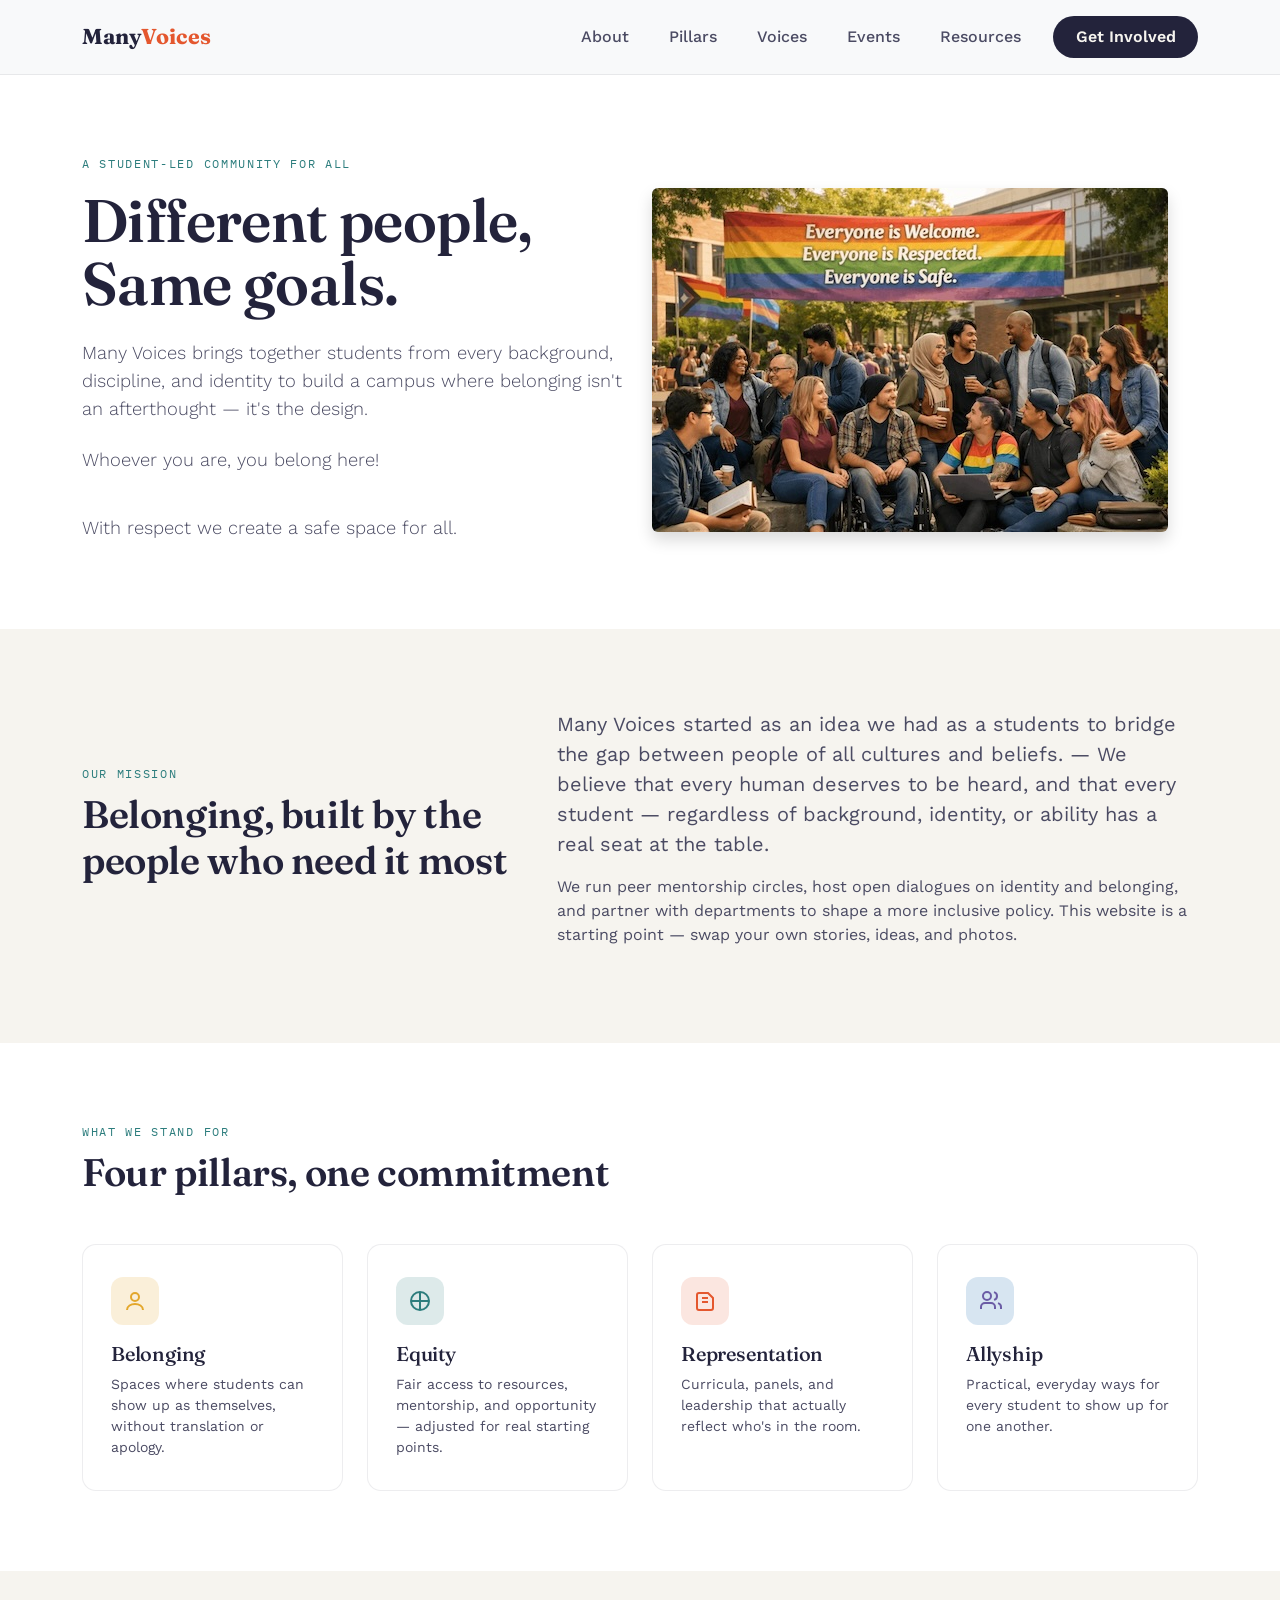
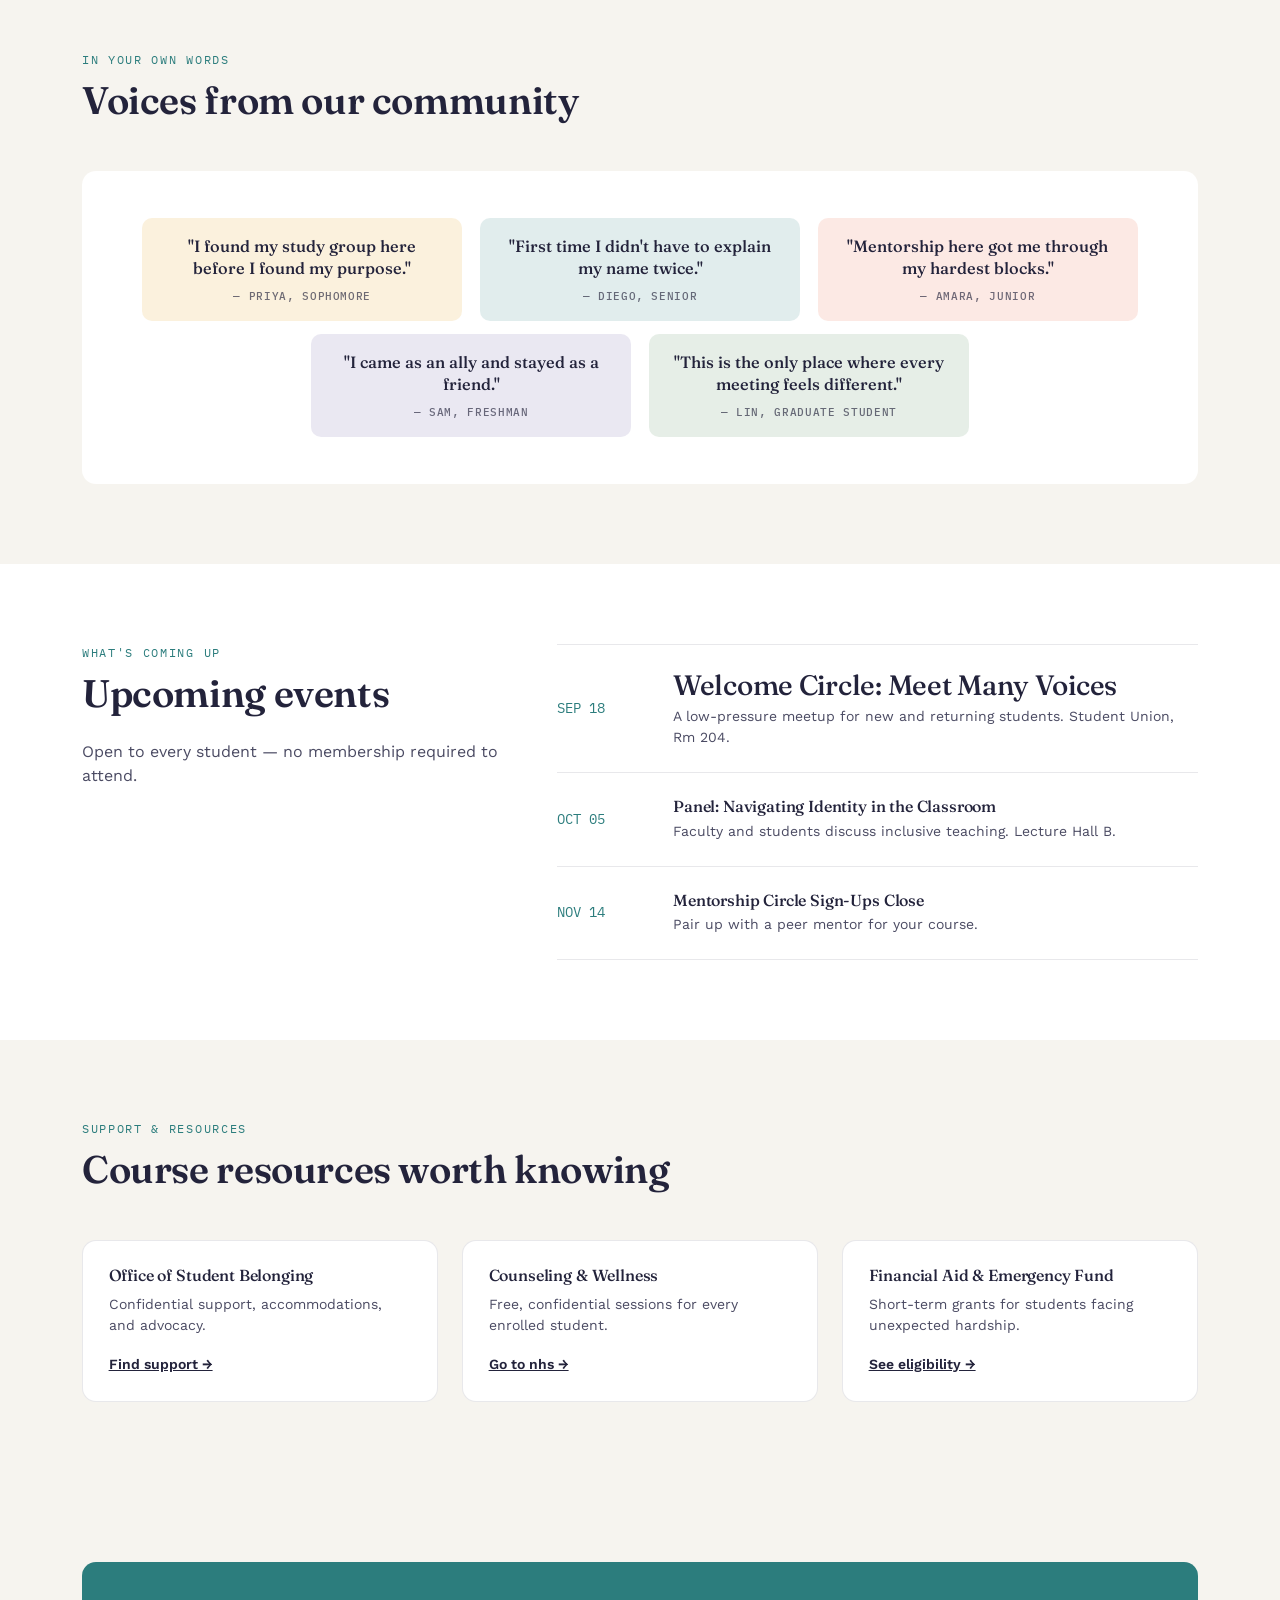
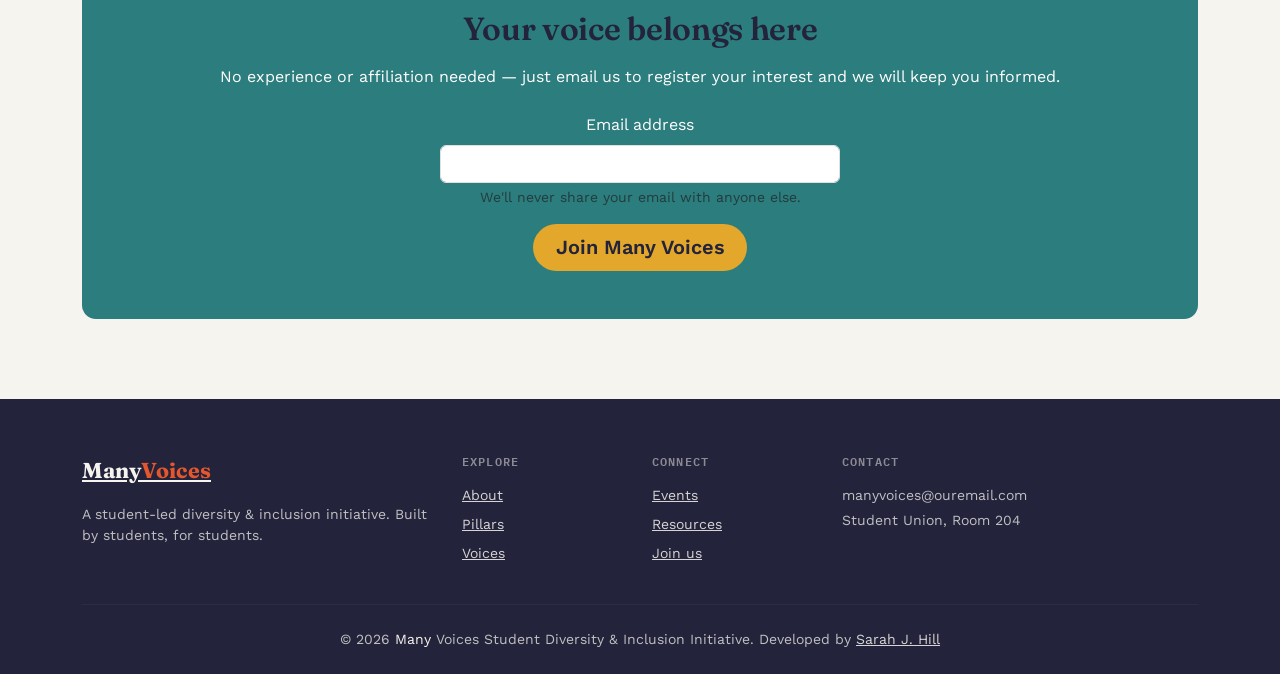
<file: index.html>
<!doctype html>
<html lang="en">
  <head>
    <meta charset="UTF-8">
    <meta name="viewport" content="width=device-width, initial-scale=1.0">
    <meta
      name="description"
      content="Many Voices is a student-led diversity and inclusion initiative that brings together students from all backgrounds, disciplines, and identities to create a campus where belonging is built into the design.">
    <title>Many Voices — Diversity & Inclusion Student Initiative</title>

    <!--Bootstrap 5-->
    <link
      href="https://cdnjs.cloudflare.com/ajax/libs/bootstrap/5.3.3/css/bootstrap.min.css"
      rel="stylesheet"
    >

    <!-- Fonts: Fraunces (display, warm humanist serif) + Work Sans (body) + IBM Plex Mono (utility/tags) -->
    <link rel="preconnect" href="https://fonts.googleapis.com">
    <link
      href="https://fonts.googleapis.com/css2?family=Fraunces:opsz,wght@9..144,300;9..144,500;9..144,600;9..144,700&family=Work+Sans:wght@400;500;600;700&family=IBM+Plex+Mono:wght@500&display=swap"
      rel="stylesheet"
    >

    <!-- Stylesheet -->
    <link rel="stylesheet" href="assets/css/style.css">
  </head>
  <body>
    <!--NAVBAR-->
    <nav class="navbar navbar-light bg-light navbar-expand-lg sticky-top py-3">
      <div class="container">
        <a class="navbar-brand" href="#top">Many<span>Voices</span></a>
        <button
          class="navbar-toggler"
          type="button"
          data-bs-toggle="collapse"
          data-bs-target="#navMenu"
          aria-label="Toggle navigation"
        >
          <span class="navbar-toggler-icon"></span>
        </button>
        <div class="collapse navbar-collapse justify-content-end" id="navMenu">
          <ul class="navbar-nav align-items-lg-center gap-lg-2">
            <li class="nav-item">
              <a class="nav-link" href="#about">About</a>
            </li>
            <li class="nav-item">
              <a class="nav-link" href="#pillars">Pillars</a>
            </li>
            <li class="nav-item">
              <a class="nav-link" href="#voices">Voices</a>
            </li>
            <li class="nav-item">
              <a class="nav-link" href="#events">Events</a>
            </li>
            <li class="nav-item">
              <a class="nav-link" href="#resources">Resources</a>
            </li>
            <li class="nav-item ms-lg-2">
              <a class="btn btn-ochre" href="#join">Get Involved</a>
            </li>
          </ul>
        </div>
      </div>
    </nav>

    <!--HERO-->
    <header id="top" class="hero">
      <div class="container">
        <div class="row align-items-center">
          <div class="col-lg-6">
            <p class="eyebrow mb-3">A student-led community for all</p>
            <h1 class="mb-4">Different people,<br>Same goals.</h1>
            <p class="lead mb-4">
              Many Voices brings together students from every background,
              discipline, and identity to build a campus where belonging isn't
              an afterthought &mdash; it's the design.
            </p>
            <div class="d-flex flex-wrap gap-3">
              <p class="lead mb-4">Whoever you are, you belong here!</p>
              <p class="lead mb-4">
                With respect we create a safe space for all.
              </p>
            </div>
          </div>
          <div class="col-lg-6">
            <div class="weave-wrap">
              <img
                src="assets/images/everyone-welcome-2.jpg"
                alt="Students of different backgrounds and identities smiling together"
                class="img-fluid rounded shadow"
              >
            </div>
          </div>
        </div>
      </div>
    </header>

    <!--ABOUT-->
    <section id="about">
      <div class="container">
        <div class="row align-items-center">
          <div class="col-lg-5">
            <p class="eyebrow mb-2">Our mission</p>
            <h2 class="section-title mb-4">
              Belonging, built by the people who need it most
            </h2>
          </div>
          <div class="col-lg-7">
            <p class="fs-5 var-inksoft">
              Many Voices started as an idea we had as a students to bridge the
              gap between people of all cultures and beliefs. &mdash; We believe
              that every human deserves to be heard, and that every student
              &mdash; regardless of background, identity, or ability has a real
              seat at the table.
            </p>
            <p class="var-inksoft">
              We run peer mentorship circles, host open dialogues on identity
              and belonging, and partner with departments to shape a more
              inclusive policy. This website is a starting point &mdash; swap
              your own stories, ideas, and photos.
            </p>
          </div>
        </div>
      </div>
    </section>

    <!--PILLARS-->
    <section id="pillars">
      <div class="container">
        <p class="eyebrow mb-2">What we stand for</p>
        <h2 class="section-title mb-5">Four pillars, one commitment</h2>
        <div class="row g-4">
          <div class="col-md-6 col-lg-3">
            <div class="pillar-card">
              <div class="pillar-icon pillar-icon-yellow">
                <svg
                  width="24"
                  height="24"
                  viewBox="0 0 24 24"
                  fill="none"
                  stroke="var(--ochre)"
                  stroke-width="2"
                >
                  <circle cx="12" cy="8" r="4" />
                  <path d="M4 21c0-4 4-6 8-6s8 2 8 6" />
                </svg>
              </div>
              <h3 class="h5 mb-2">Belonging</h3>
              <p class="small mb-0 var-inksoft">
                Spaces where students can show up as themselves, without
                translation or apology.
              </p>
            </div>
          </div>
          <div class="col-md-6 col-lg-3">
            <div class="pillar-card">
              <div id="pillar1" class="pillar-icon">
                <svg
                  width="24"
                  height="24"
                  viewBox="0 0 24 24"
                  fill="none"
                  stroke="var(--teal)"
                  stroke-width="2"
                >
                  <path d="M3 12h18M12 3v18" />
                  <circle cx="12" cy="12" r="9" />
                </svg>
              </div>
              <h3 class="h5 mb-2">Equity</h3>
              <p class="small mb-0 var-inksoft">
                Fair access to resources, mentorship, and opportunity &mdash;
                adjusted for real starting points.
              </p>
            </div>
          </div>
          <div class="col-md-6 col-lg-3">
            <div class="pillar-card">
              <div class="pillar-icon" id="pillar2">
                <svg
                  width="24"
                  height="24"
                  viewBox="0 0 24 24"
                  fill="none"
                  stroke="var(--coral)"
                  stroke-width="2"
                >
                  <path
                    d="M4 19V6a2 2 0 0 1 2-2h9l5 5v10a2 2 0 0 1-2 2H6a2 2 0 0 1-2-2Z"
                  />
                  <path d="M9 9h6M9 13h6" />
                </svg>
              </div>
              <h3 class="h5 mb-2">Representation</h3>
              <p class="small mb-0 var-inksoft">
                Curricula, panels, and leadership that actually reflect who's in
                the room.
              </p>
            </div>
          </div>
          <div class="col-md-6 col-lg-3">
            <div class="pillar-card">
              <div class="pillar-icon" id="pillar4">
                <svg
                  width="24"
                  height="24"
                  viewBox="0 0 24 24"
                  fill="none"
                  stroke="var(--thread-4)"
                  stroke-width="2"
                >
                  <path d="M17 20v-2a4 4 0 0 0-4-4H7a4 4 0 0 0-4 4v2" />
                  <circle cx="9" cy="7" r="4" />
                  <path
                    d="M23 20v-2a4 4 0 0 0-3-3.87M16 3.13a4 4 0 0 1 0 7.75"
                  />
                </svg>
              </div>
              <h3 class="h5 mb-2">Allyship</h3>
              <p class="small mb-0 var-inksoft">
                Practical, everyday ways for every student to show up for one
                another.
              </p>
            </div>
          </div>
        </div>
      </div>
    </section>

    <!--VOICES-->
    <section id="voices">
      <div class="container">
        <p class="eyebrow mb-2">In Your Own Words</p>
        <h2 class="section-title mb-5">Voices from our community</h2>
        <div class="voices-wrap text-center">
          <span class="voice-chip voice-a"
            >"I found my study group here before I found my purpose."<span
              class="voice-name"
              >— Priya, Sophomore</span
            ></span
          >
          <span class="voice-chip voice-b"
            >"First time I didn't have to explain my name twice."<span
              class="voice-name"
              >— Diego, Senior</span
            ></span
          >
          <span class="voice-chip voice-c"
            >"Mentorship here got me through my hardest blocks."<span
              class="voice-name"
              >— Amara, Junior</span
            ></span
          >
          <span class="voice-chip voice-d"
            >"I came as an ally and stayed as a friend."<span class="voice-name"
              >— Sam, Freshman</span
            ></span
          >
          <span class="voice-chip voice-e"
            >"This is the only place where every meeting feels different."<span
              class="voice-name"
              >— Lin, Graduate Student</span
            ></span
          >
        </div>
      </div>
    </section>

    <!--EVENTS-->
    <section id="events">
      <div class="container">
        <div class="row">
          <div class="col-lg-5">
            <p class="eyebrow mb-2">What's coming up</p>
            <h2 class="section-title mb-4">Upcoming events</h2>
            <p class="var-inksoft">
              Open to every student &mdash; no membership required to attend.
            </p>
          </div>
          <div class="col-lg-7">
            <div class="event-row">
              <div class="event-date">SEP&nbsp;18</div>
              <div class="flex-grow-1">
                <h3 class="h3 mb-1">Welcome Circle: Meet Many Voices</h3>
                <p class="small mb-0 var-inksoft">
                  A low-pressure meetup for new and returning students. Student
                  Union, Rm 204.
                </p>
              </div>
            </div>
            <div class="event-row">
              <div class="event-date">OCT&nbsp;05</div>
              <div class="flex-grow-1">
                <h3 class="h6 mb-1">
                  Panel: Navigating Identity in the Classroom
                </h3>
                <p class="small mb-0 var-inksoft">
                  Faculty and students discuss inclusive teaching. Lecture Hall
                  B.
                </p>
              </div>
            </div>
            <div class="event-row">
              <div class="event-date">NOV&nbsp;14</div>
              <div class="flex-grow-1">
                <h3 class="h6 mb-1">Mentorship Circle Sign-Ups Close</h3>
                <p class="small mb-0 var-inksoft">
                  Pair up with a peer mentor for your course.
                </p>
              </div>
            </div>
          </div>
        </div>
      </div>
    </section>

    <!--RESOURCES-->
    <section id="resources">
      <div class="container">
        <p class="eyebrow mb-2">Support &amp; resources</p>
        <h2 class="section-title mb-5">Course resources worth knowing</h2>
        <div class="row g-4">
          <div class="col-md-4">
            <div class="resource-card">
              <h3 class="h6 mb-2">Office of Student Belonging</h3>
              <p class="small mb-3 var-inksoft">
                Confidential support, accommodations, and advocacy.
              </p>
              <a
                href="https://www.gov.uk/residential-support-scheme"
                class="small fw-semibold"
                target="_blank"
                rel="noopener"
                >Find support &rarr;</a
              >
            </div>
          </div>
          <div class="col-md-4">
            <div class="resource-card">
              <h3 class="h6 mb-2">Counseling &amp; Wellness</h3>
              <p class="small mb-3 var-inksoft">
                Free, confidential sessions for every enrolled student.
              </p>
              <a
                href="https://www.nhs.uk/mental-health/children-and-young-adults/help-for-teenagers-young-adults-and-students/student-mental-health-counselling/"
                class="small fw-semibold"
                target="_blank"
                rel="noopener"
                >Go to nhs &rarr;</a
              >
            </div>
          </div>
          <div class="col-md-4">
            <div class="resource-card">
              <h3 class="h6 mb-2">Financial Aid &amp; Emergency Fund</h3>
              <p class="small mb-3 var-inksoft">
                Short-term grants for students facing unexpected hardship.
              </p>
              <a
                href="https://www.gov.uk/student-finance/extra-help"
                class="small fw-semibold"
                target="_blank"
                rel="noopener"
                >See eligibility &rarr;</a
              >
            </div>
          </div>
        </div>
      </div>
    </section>

    <!--CTA/JOIN-->
    <section id="join">
      <div class="container">
        <div class="cta-band text-center">
          <h2 class="mb-3">Your voice belongs here</h2>
          <p class="mb-4 mx-auto" id="p-light">
            No experience or affiliation needed &mdash; just email us to
            register your interest and we will keep you informed.
          </p>
          <form class="mx-auto" id="join-form">
            <div class="mb-3">
              <label for="exampleInputEmail1" class="form-label">Email address</label>
              <input
                type="email"
                class="form-control"
                id="exampleInputEmail1"
                aria-describedby="emailHelp" 
                required
              >
              <div id="emailHelp" class="form-text">
                We'll never share your email with anyone else.
              </div>
            </div>
            <button type="submit" class="btn btn-ochre btn-lg">
              Join Many Voices
            </button>
          </form>
        </div>
      </div>
    </section>

    <!--FOOTER-->
    <footer>
      <div class="container">
        <div class="row g-4">
          <div class="col-lg-4">
            <div class="navbar-brand mb-3 d-inline-block">
                 <a class="many-logo" href="#top">Many<span>Voices</span></a>
            </div>
            <p class="small" id="p-sm">
              A student-led diversity &amp; inclusion initiative. Built by
              students, for students.
            </p>
          </div>
          <div class="col-6 col-lg-2">
            <h3>Explore</h3>
            <ul class="list-unstyled small">
              <li class="mb-2"><a href="#about">About</a></li>
              <li class="mb-2"><a href="#pillars">Pillars</a></li>
              <li class="mb-2"><a href="#voices">Voices</a></li>
            </ul>
          </div>
          <div class="col-6 col-lg-2">
            <h3>Connect</h3>
            <ul class="list-unstyled small">
              <li class="mb-2"><a href="#events">Events</a></li>
              <li class="mb-2"><a href="#resources">Resources</a></li>
              <li class="mb-2"><a href="#join">Join us</a></li>
            </ul>
          </div>
          <div class="col-lg-4">
            <h3>Contact</h3>
            <p class="small mb-1">manyvoices@ouremail.com</p>
            <p class="small">Student Union, Room 204</p>
          </div>
        </div>
        <hr class="my-4">
        <p class="small text-center mb-0">
          &copy; 2026 <span class="many-logo">Many</span> Voices Student
          Diversity & Inclusion Initiative.
          Developed by <a href="https://github.com/sarahjhill" target="_blank" rel="noopener noreferrer">Sarah J. Hill</a>
        </p>
      </div>
    </footer>

    <script src="https://cdnjs.cloudflare.com/ajax/libs/bootstrap/5.3.3/js/bootstrap.bundle.min.js"></script>
  </body>
</html>
</file>
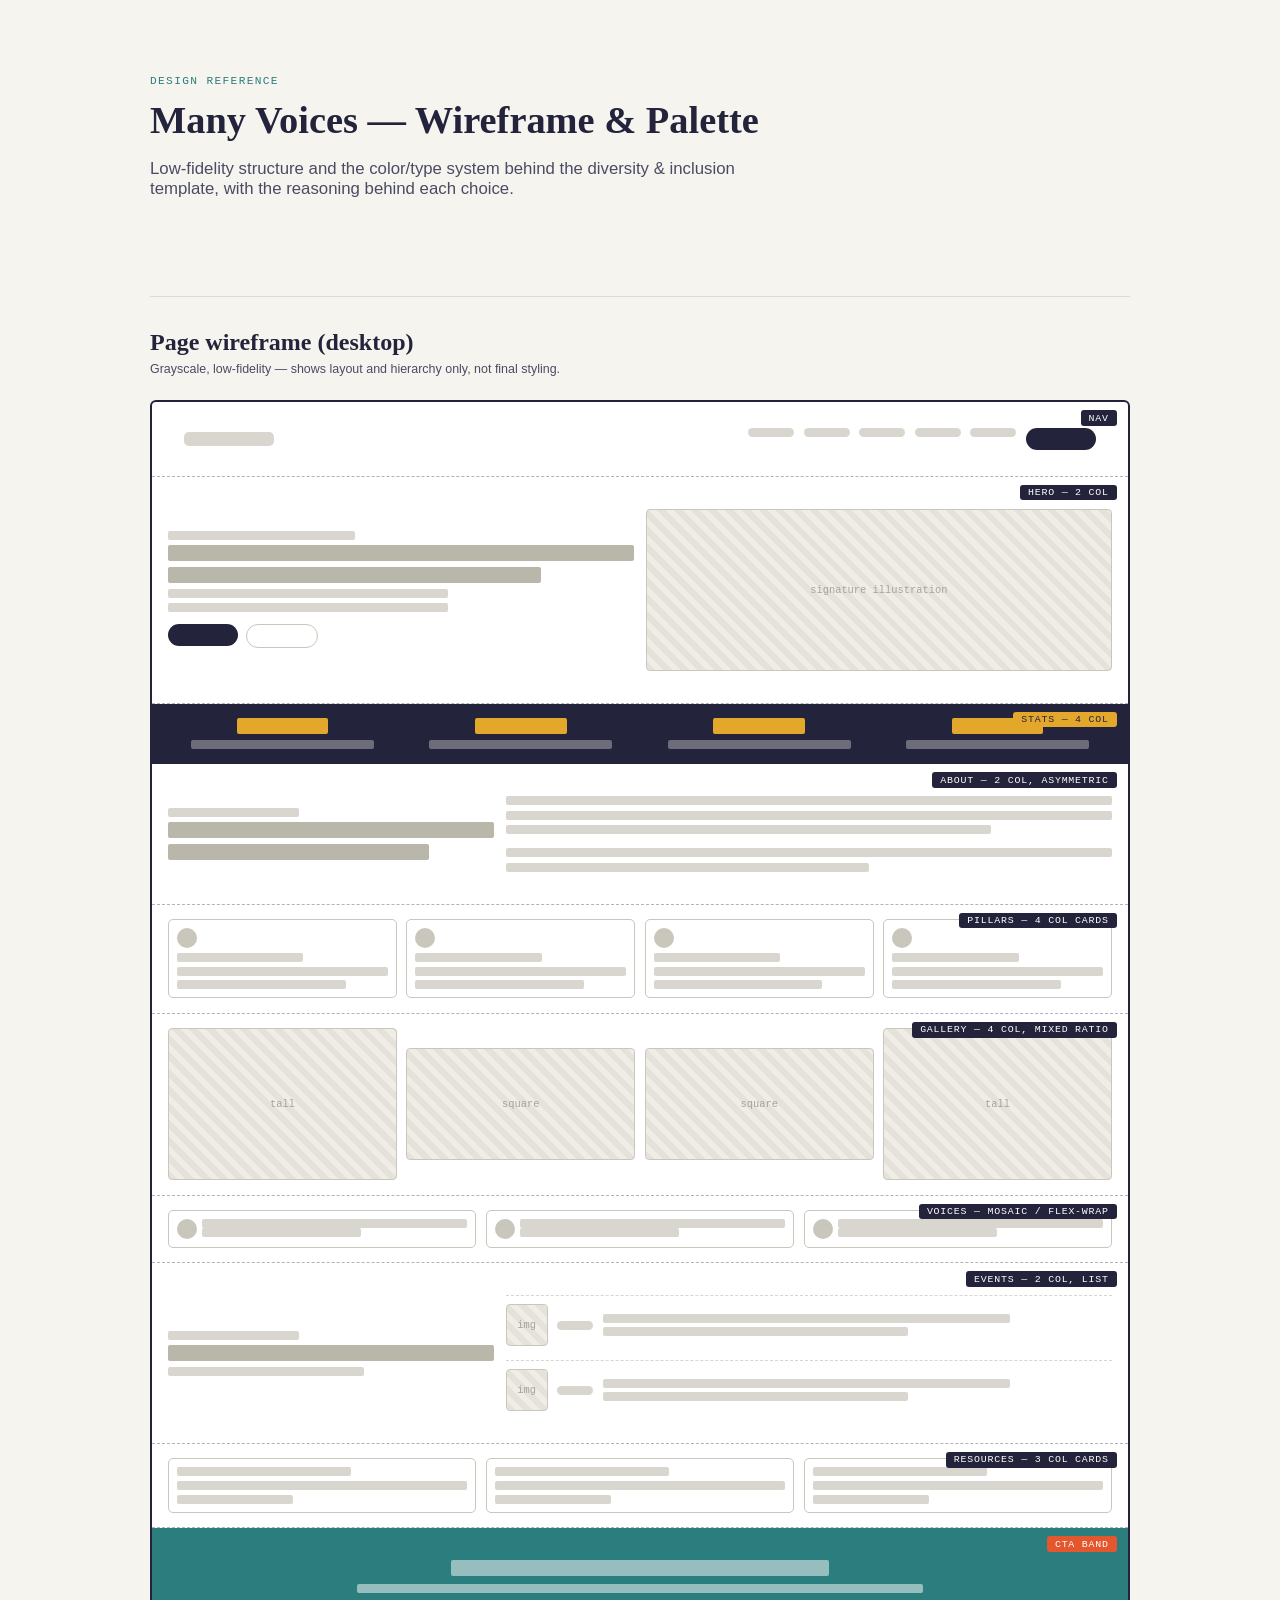
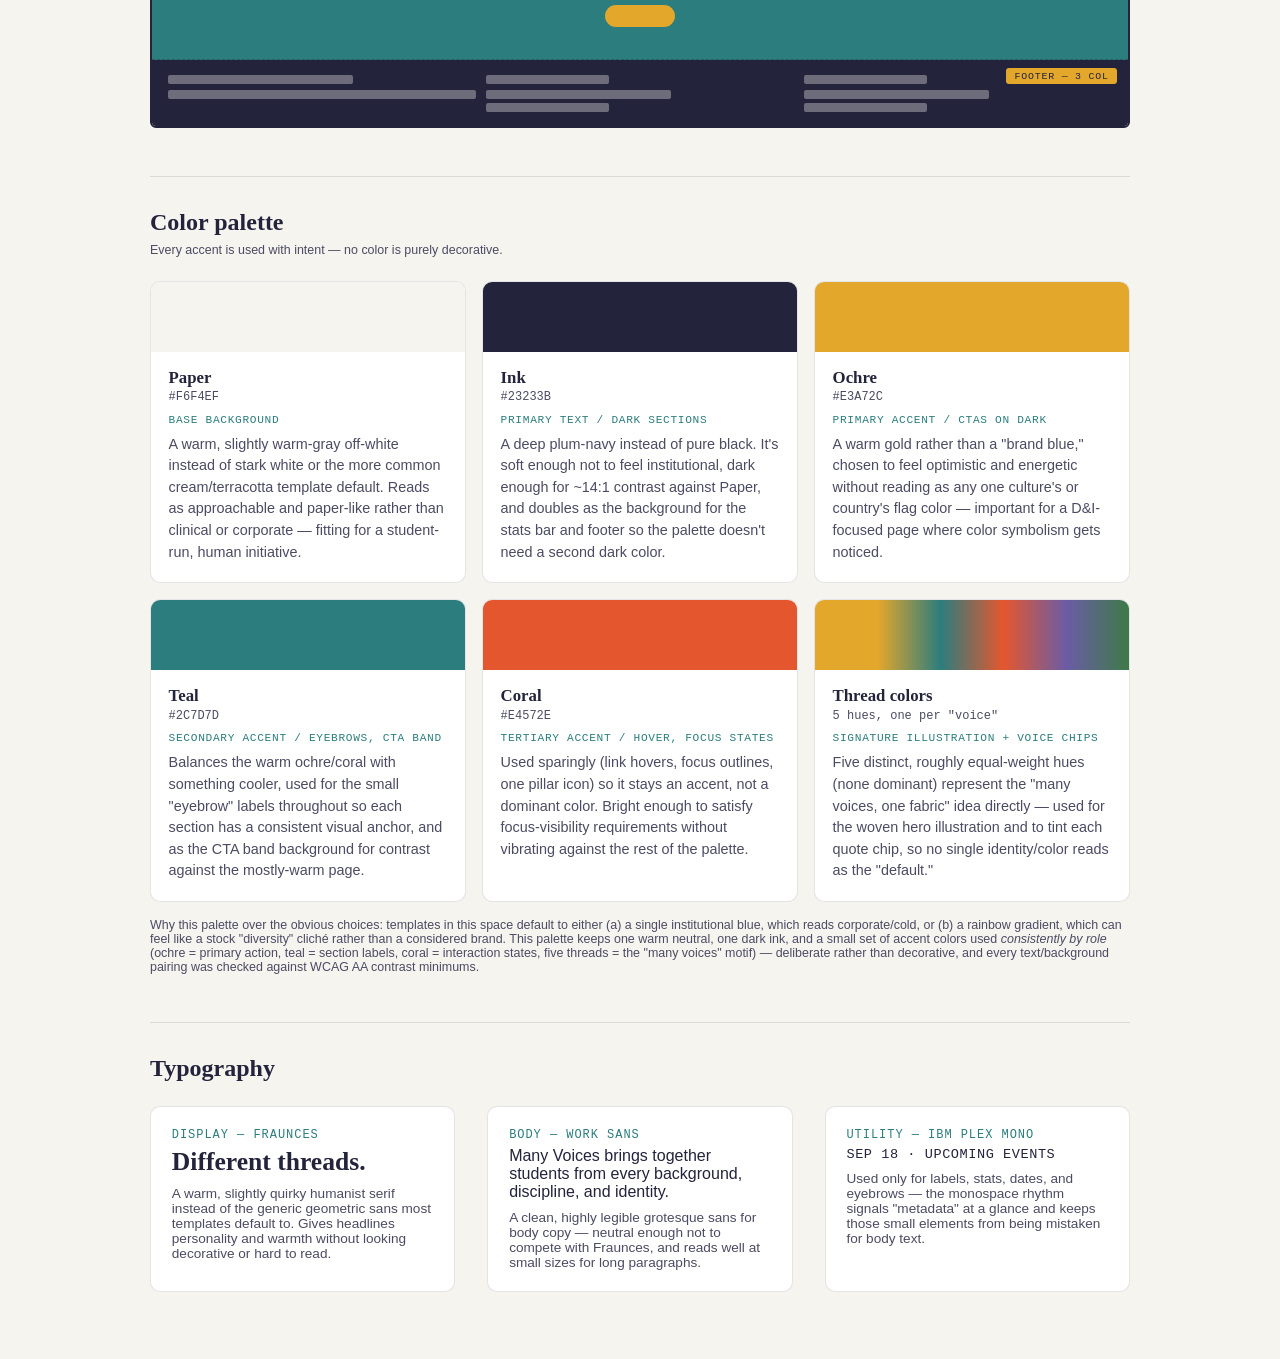
<file: documentation/Many Voices — Design Reference.html>
<!DOCTYPE html>
<!-- saved from url=(0055)file:///Users/sarahhill/Downloads/design-reference.html -->
<html lang="en"><head><meta http-equiv="Content-Type" content="text/html; charset=UTF-8">

<meta name="viewport" content="width=device-width, initial-scale=1.0">
<title>Many Voices — Design Reference</title>
<link href="./Many Voices — Design Reference_files/css2" rel="stylesheet">
<style>
  :root{
    --paper:#F6F4EF; --ink:#23233B; --ink-soft:#4B4B63;
    --ochre:#E3A72C; --teal:#2C7D7D; --coral:#E4572E;
    --thread-4:#6B5CA5; --thread-5:#3D7A47;
  }
  body{ background:var(--paper); color:var(--ink); font-family:'Work Sans',sans-serif; margin:0; padding:0 0 4rem; }
  .wrap{ max-width:980px; margin:0 auto; padding:0 2rem; }
  header.page{ padding:4rem 0 2rem; }
  h1{ font-family:'Fraunces',serif; font-size:2.4rem; margin:0 0 0.5rem; }
  h2{ font-family:'Fraunces',serif; font-size:1.5rem; margin:3rem 0 0.25rem; border-top:1px solid rgba(35,35,59,0.12); padding-top:2rem; }
  .subtitle{ color:var(--ink-soft); font-size:1.05rem; max-width:38rem; }
  .eyebrow{ font-family:'IBM Plex Mono',monospace; font-size:0.7rem; letter-spacing:0.12em; text-transform:uppercase; color:var(--teal); }

  /* ---------- Wireframe ---------- */
  .frame{ border:2px solid var(--ink); border-radius:6px; overflow:hidden; background:#fff; margin-top:1.5rem; }
  .wf-row{ position:relative; border-bottom:1px dashed rgba(35,35,59,0.35); padding:0.9rem 1rem; }
  .wf-row:last-child{ border-bottom:none; }
  .wf-tag{
    position:absolute; top:0.5rem; right:0.7rem;
    font-family:'IBM Plex Mono',monospace; font-size:0.62rem; letter-spacing:0.08em;
    text-transform:uppercase; color:#fff; background:var(--ink);
    padding:0.15rem 0.5rem; border-radius:3px;
  }
  .wf-cols{ display:flex; gap:0.7rem; align-items:stretch; }
  .wf-col{ flex:1; display:flex; flex-direction:column; gap:0.35rem; justify-content:center; }
  .wf-line{ height:9px; background:#D8D6CE; border-radius:2px; }
  .wf-line.w60{ width:60%; } .wf-line.w80{ width:80%; } .wf-line.w40{ width:40%; } .wf-line.w100{width:100%;}
  .wf-line.thick{ height:16px; background:#B9B6AA; }
  .wf-box{
    background:repeating-linear-gradient(45deg, #E4E2DA, #E4E2DA 6px, #EFEDE6 6px, #EFEDE6 12px);
    border:1px solid #C9C6BB; border-radius:4px;
    display:flex; align-items:center; justify-content:center;
    color:#A6A399; font-family:'IBM Plex Mono',monospace; font-size:0.65rem;
  }
  .wf-nav{ display:flex; justify-content:space-between; align-items:center; padding:0.7rem 1rem; }
  .wf-navlinks{ display:flex; gap:0.6rem; }
  .wf-pill{ width:46px; height:9px; background:#D8D6CE; border-radius:5px; }
  .wf-btn{ width:70px; height:22px; background:var(--ink); border-radius:20px; }
  .wf-grid4{ display:grid; grid-template-columns:repeat(4,1fr); gap:0.6rem; }
  .wf-grid3{ display:grid; grid-template-columns:repeat(3,1fr); gap:0.6rem; }
  .wf-card{ border:1px solid #C9C6BB; border-radius:5px; padding:0.5rem; display:flex; flex-direction:column; gap:0.3rem; }
  .wf-circle{ width:20px; height:20px; border-radius:50%; background:#C9C6BB; }
  .wf-stat{ text-align:center; }
  .wf-stat .wf-line{ margin:0 auto; }
  .dark-row{ background:var(--ink); }
  .dark-row .wf-line{ background:rgba(246,244,239,0.35); }
  .dark-row .wf-line.thick{ background:var(--ochre); }
  .teal-row{ background:var(--teal); }
  .teal-row .wf-line{ background:rgba(255,255,255,0.5); }
  .caption{ font-size:0.78rem; color:var(--ink-soft); margin-top:0.4rem; }

  /* ---------- Palette ---------- */
  .swatch-grid{ display:grid; grid-template-columns:repeat(auto-fit,minmax(260px,1fr)); gap:1rem; margin-top:1.5rem; }
  .swatch{ border:1px solid rgba(35,35,59,0.12); border-radius:10px; overflow:hidden; background:#fff; }
  .swatch-color{ height:70px; }
  .swatch-body{ padding:1rem 1.1rem 1.2rem; }
  .swatch-name{ font-family:'Fraunces',serif; font-weight:600; font-size:1.05rem; margin:0 0 0.15rem; }
  .swatch-hex{ font-family:'IBM Plex Mono',monospace; font-size:0.75rem; color:var(--ink-soft); margin-bottom:0.6rem; display:block; }
  .swatch-role{ font-size:0.7rem; letter-spacing:0.06em; text-transform:uppercase; color:var(--teal); font-family:'IBM Plex Mono',monospace; margin-bottom:0.5rem; }
  .swatch-why{ font-size:0.9rem; color:var(--ink-soft); line-height:1.5; margin:0; }

  .type-sample{ display:flex; gap:2rem; flex-wrap:wrap; margin-top:1.5rem; }
  .type-block{ flex:1; min-width:240px; border:1px solid rgba(35,35,59,0.12); border-radius:10px; padding:1.3rem; background:#fff; }
  .type-block h3{ margin:0 0 0.3rem; font-size:0.75rem; text-transform:uppercase; letter-spacing:0.08em; color:var(--teal); font-family:'IBM Plex Mono',monospace; font-weight:500; }
  .type-block .sample-fraunces{ font-family:'Fraunces',serif; font-size:1.6rem; font-weight:600; }
  .type-block .sample-work{ font-family:'Work Sans',sans-serif; font-size:1rem; }
  .type-block .sample-mono{ font-family:'IBM Plex Mono',monospace; font-size:0.85rem; letter-spacing:0.04em; }
  .type-block p.reason{ font-size:0.85rem; color:var(--ink-soft); margin-top:0.6rem; margin-bottom:0; }
</style>
</head>
<body>
<div class="wrap">

  <header class="page">
    <p class="eyebrow">Design reference</p>
    <h1>Many Voices — Wireframe &amp; Palette</h1>
    <p class="subtitle">Low-fidelity structure and the color/type system behind the diversity &amp; inclusion template, with the reasoning behind each choice.</p>
  </header>

  <!-- ============ WIREFRAME ============ -->
  <h2>Page wireframe (desktop)</h2>
  <p class="caption">Grayscale, low-fidelity — shows layout and hierarchy only, not final styling.</p>

  <div class="frame">
    <div class="wf-row">
      <div class="wf-tag">Nav</div>
      <div class="wf-nav">
        <div class="wf-pill" style="width:90px;height:14px;"></div>
        <div class="wf-navlinks">
          <div class="wf-pill"></div><div class="wf-pill"></div><div class="wf-pill"></div>
          <div class="wf-pill"></div><div class="wf-pill"></div>
          <div class="wf-btn"></div>
        </div>
      </div>
    </div>

    <div class="wf-row" style="padding:2rem 1rem;">
      <div class="wf-tag">Hero — 2 col</div>
      <div class="wf-cols">
        <div class="wf-col">
          <div class="wf-line w40"></div>
          <div class="wf-line thick w100"></div>
          <div class="wf-line thick w80"></div>
          <div class="wf-line w60"></div>
          <div class="wf-line w60"></div>
          <div style="display:flex;gap:0.5rem;margin-top:0.4rem;">
            <div class="wf-btn"></div><div class="wf-btn" style="background:transparent;border:1.5px solid #C9C6BB;"></div>
          </div>
        </div>
        <div class="wf-col">
          <div class="wf-box" style="height:160px;">signature illustration</div>
        </div>
      </div>
    </div>

    <div class="wf-row dark-row">
      <div class="wf-tag" style="background:var(--ochre); color:var(--ink);">Stats — 4 col</div>
      <div class="wf-grid4">
        <div class="wf-stat"><div class="wf-line thick w40"></div><div class="wf-line w80" style="margin-top:6px;"></div></div>
        <div class="wf-stat"><div class="wf-line thick w40"></div><div class="wf-line w80" style="margin-top:6px;"></div></div>
        <div class="wf-stat"><div class="wf-line thick w40"></div><div class="wf-line w80" style="margin-top:6px;"></div></div>
        <div class="wf-stat"><div class="wf-line thick w40"></div><div class="wf-line w80" style="margin-top:6px;"></div></div>
      </div>
    </div>

    <div class="wf-row" style="padding:2rem 1rem;">
      <div class="wf-tag">About — 2 col, asymmetric</div>
      <div class="wf-cols">
        <div class="wf-col" style="flex:0.7;">
          <div class="wf-line w40"></div>
          <div class="wf-line thick w100"></div>
          <div class="wf-line thick w80"></div>
        </div>
        <div class="wf-col" style="flex:1.3;">
          <div class="wf-line w100"></div><div class="wf-line w100"></div><div class="wf-line w80"></div>
          <div class="wf-line w100" style="margin-top:8px;"></div><div class="wf-line w60"></div>
        </div>
      </div>
    </div>

    <div class="wf-row">
      <div class="wf-tag">Pillars — 4 col cards</div>
      <div class="wf-grid4">
        <div class="wf-card"><div class="wf-circle"></div><div class="wf-line w60"></div><div class="wf-line w100"></div><div class="wf-line w80"></div></div>
        <div class="wf-card"><div class="wf-circle"></div><div class="wf-line w60"></div><div class="wf-line w100"></div><div class="wf-line w80"></div></div>
        <div class="wf-card"><div class="wf-circle"></div><div class="wf-line w60"></div><div class="wf-line w100"></div><div class="wf-line w80"></div></div>
        <div class="wf-card"><div class="wf-circle"></div><div class="wf-line w60"></div><div class="wf-line w100"></div><div class="wf-line w80"></div></div>
      </div>
    </div>

    <div class="wf-row">
      <div class="wf-tag">Gallery — 4 col, mixed ratio</div>
      <div class="wf-grid4">
        <div class="wf-box" style="height:150px;">tall</div>
        <div class="wf-box" style="height:110px;align-self:center;">square</div>
        <div class="wf-box" style="height:110px;align-self:center;">square</div>
        <div class="wf-box" style="height:150px;">tall</div>
      </div>
    </div>

    <div class="wf-row">
      <div class="wf-tag">Voices — mosaic / flex-wrap</div>
      <div style="display:flex;flex-wrap:wrap;gap:0.6rem;">
        <div class="wf-card" style="flex:1 1 28%;flex-direction:row;align-items:flex-start;"><div class="wf-circle"></div><div style="flex:1;"><div class="wf-line w100"></div><div class="wf-line w60"></div></div></div>
        <div class="wf-card" style="flex:1 1 28%;flex-direction:row;align-items:flex-start;"><div class="wf-circle"></div><div style="flex:1;"><div class="wf-line w100"></div><div class="wf-line w60"></div></div></div>
        <div class="wf-card" style="flex:1 1 28%;flex-direction:row;align-items:flex-start;"><div class="wf-circle"></div><div style="flex:1;"><div class="wf-line w100"></div><div class="wf-line w60"></div></div></div>
      </div>
    </div>

    <div class="wf-row" style="padding:2rem 1rem;">
      <div class="wf-tag">Events — 2 col, list</div>
      <div class="wf-cols">
        <div class="wf-col" style="flex:0.7;">
          <div class="wf-line w40"></div><div class="wf-line thick w100"></div><div class="wf-line w60"></div>
        </div>
        <div class="wf-col" style="flex:1.3;">
          <div style="display:flex;gap:0.6rem;align-items:center;border-top:1px dashed #D8D6CE;padding-top:0.5rem;">
            <div class="wf-box" style="width:40px;height:40px;flex-shrink:0;">img</div>
            <div class="wf-pill" style="width:36px;"></div>
            <div style="flex:1;"><div class="wf-line w80"></div><div class="wf-line w60" style="margin-top:4px;"></div></div>
          </div>
          <div style="display:flex;gap:0.6rem;align-items:center;border-top:1px dashed #D8D6CE;padding-top:0.5rem;margin-top:0.5rem;">
            <div class="wf-box" style="width:40px;height:40px;flex-shrink:0;">img</div>
            <div class="wf-pill" style="width:36px;"></div>
            <div style="flex:1;"><div class="wf-line w80"></div><div class="wf-line w60" style="margin-top:4px;"></div></div>
          </div>
        </div>
      </div>
    </div>

    <div class="wf-row">
      <div class="wf-tag">Resources — 3 col cards</div>
      <div class="wf-grid3">
        <div class="wf-card"><div class="wf-line w60"></div><div class="wf-line w100"></div><div class="wf-line w40"></div></div>
        <div class="wf-card"><div class="wf-line w60"></div><div class="wf-line w100"></div><div class="wf-line w40"></div></div>
        <div class="wf-card"><div class="wf-line w60"></div><div class="wf-line w100"></div><div class="wf-line w40"></div></div>
      </div>
    </div>

    <div class="wf-row teal-row" style="text-align:center;padding:2rem 1rem;">
      <div class="wf-tag" style="background:var(--coral);">CTA band</div>
      <div class="wf-line thick w40" style="margin:0 auto;"></div>
      <div class="wf-line w60" style="margin:8px auto 0;"></div>
      <div class="wf-btn" style="margin:12px auto 0;background:var(--ochre);"></div>
    </div>

    <div class="wf-row dark-row">
      <div class="wf-tag" style="background:var(--ochre); color:var(--ink);">Footer — 3 col</div>
      <div class="wf-grid3">
        <div><div class="wf-line w60"></div><div class="wf-line w100" style="margin-top:6px;"></div></div>
        <div><div class="wf-line w40"></div><div class="wf-line w60" style="margin-top:6px;"></div><div class="wf-line w40" style="margin-top:4px;"></div></div>
        <div><div class="wf-line w40"></div><div class="wf-line w60" style="margin-top:6px;"></div><div class="wf-line w40" style="margin-top:4px;"></div></div>
      </div>
    </div>
  </div>

  <!-- ============ PALETTE ============ -->
  <h2>Color palette</h2>
  <p class="caption">Every accent is used with intent — no color is purely decorative.</p>

  <div class="swatch-grid">
    <div class="swatch">
      <div class="swatch-color" style="background:#F6F4EF;"></div>
      <div class="swatch-body">
        <p class="swatch-name">Paper</p>
        <span class="swatch-hex">#F6F4EF</span>
        <div class="swatch-role">Base background</div>
        <p class="swatch-why">A warm, slightly warm-gray off-white instead of stark white or the more common cream/terracotta template default. Reads as approachable and paper-like rather than clinical or corporate — fitting for a student-run, human initiative.</p>
      </div>
    </div>
    <div class="swatch">
      <div class="swatch-color" style="background:#23233B;"></div>
      <div class="swatch-body">
        <p class="swatch-name">Ink</p>
        <span class="swatch-hex">#23233B</span>
        <div class="swatch-role">Primary text / dark sections</div>
        <p class="swatch-why">A deep plum-navy instead of pure black. It's soft enough not to feel institutional, dark enough for ~14:1 contrast against Paper, and doubles as the background for the stats bar and footer so the palette doesn't need a second dark color.</p>
      </div>
    </div>
    <div class="swatch">
      <div class="swatch-color" style="background:#E3A72C;"></div>
      <div class="swatch-body">
        <p class="swatch-name">Ochre</p>
        <span class="swatch-hex">#E3A72C</span>
        <div class="swatch-role">Primary accent / CTAs on dark</div>
        <p class="swatch-why">A warm gold rather than a "brand blue," chosen to feel optimistic and energetic without reading as any one culture's or country's flag color — important for a D&amp;I-focused page where color symbolism gets noticed.</p>
      </div>
    </div>
    <div class="swatch">
      <div class="swatch-color" style="background:#2C7D7D;"></div>
      <div class="swatch-body">
        <p class="swatch-name">Teal</p>
        <span class="swatch-hex">#2C7D7D</span>
        <div class="swatch-role">Secondary accent / eyebrows, CTA band</div>
        <p class="swatch-why">Balances the warm ochre/coral with something cooler, used for the small "eyebrow" labels throughout so each section has a consistent visual anchor, and as the CTA band background for contrast against the mostly-warm page.</p>
      </div>
    </div>
    <div class="swatch">
      <div class="swatch-color" style="background:#E4572E;"></div>
      <div class="swatch-body">
        <p class="swatch-name">Coral</p>
        <span class="swatch-hex">#E4572E</span>
        <div class="swatch-role">Tertiary accent / hover, focus states</div>
        <p class="swatch-why">Used sparingly (link hovers, focus outlines, one pillar icon) so it stays an accent, not a dominant color. Bright enough to satisfy focus-visibility requirements without vibrating against the rest of the palette.</p>
      </div>
    </div>
    <div class="swatch">
      <div class="swatch-color" style="background:linear-gradient(90deg,#E3A72C 20%,#2C7D7D 40%,#E4572E 60%,#6B5CA5 80%,#3D7A47 100%);"></div>
      <div class="swatch-body">
        <p class="swatch-name">Thread colors</p>
        <span class="swatch-hex">5 hues, one per "voice"</span>
        <div class="swatch-role">Signature illustration + voice chips</div>
        <p class="swatch-why">Five distinct, roughly equal-weight hues (none dominant) represent the "many voices, one fabric" idea directly — used for the woven hero illustration and to tint each quote chip, so no single identity/color reads as the "default."</p>
      </div>
    </div>
  </div>

  <p class="caption" style="margin-top:1rem;">
    Why this palette over the obvious choices: templates in this space default to either
    (a) a single institutional blue, which reads corporate/cold, or (b) a rainbow gradient,
    which can feel like a stock "diversity" cliché rather than a considered brand. This
    palette keeps one warm neutral, one dark ink, and a small set of accent colors used
    <em>consistently by role</em> (ochre = primary action, teal = section labels, coral = interaction
    states, five threads = the "many voices" motif) — deliberate rather than decorative, and
    every text/background pairing was checked against WCAG AA contrast minimums.
  </p>

  <!-- ============ TYPE ============ -->
  <h2>Typography</h2>
  <div class="type-sample">
    <div class="type-block">
      <h3>Display — Fraunces</h3>
      <div class="sample-fraunces">Different threads.</div>
      <p class="reason">A warm, slightly quirky humanist serif instead of the generic geometric sans most templates default to. Gives headlines personality and warmth without looking decorative or hard to read.</p>
    </div>
    <div class="type-block">
      <h3>Body — Work Sans</h3>
      <div class="sample-work">Many Voices brings together students from every background, discipline, and identity.</div>
      <p class="reason">A clean, highly legible grotesque sans for body copy — neutral enough not to compete with Fraunces, and reads well at small sizes for long paragraphs.</p>
    </div>
    <div class="type-block">
      <h3>Utility — IBM Plex Mono</h3>
      <div class="sample-mono">SEP 18 · UPCOMING EVENTS</div>
      <p class="reason">Used only for labels, stats, dates, and eyebrows — the monospace rhythm signals "metadata" at a glance and keeps those small elements from being mistaken for body text.</p>
    </div>
  </div>

</div>


</body></html>
</file>
<file: assets/css/style.css>
:root{
    --paper:      #F6F4EF;
    --ink:        #23233B;
    --ink-soft:   #4B4B63;
    --ochre:      #E3A72C;
    --teal:       #2C7D7D;
    --coral:      #E4572E;
    --thread-1:   #E3A72C;
    --thread-2:   #2C7D7D;
    --thread-3:   #E4572E;
    --thread-4:   #6B5CA5;
    --thread-5:   #3D7A47;
    --radius:     14px;
  }

  ::selection{ background: var(--ochre); color: var(--ink); }

  html{ scroll-behavior: smooth; }

  body{
    background: var(--paper);
    color: var(--ink);
    font-family: 'Work Sans', sans-serif;
  }

  h1, h2, h3, .display-font{
    font-family: 'Fraunces', serif;
    font-weight: 600;
    letter-spacing: -0.01em;
    color: var(--ink);
  }

  .eyebrow{
    font-family: 'IBM Plex Mono', monospace;
    font-size: 0.75rem;
    letter-spacing: 0.14em;
    text-transform: uppercase;
    color: var(--teal);
  }

  a{ color: var(--ink); }

  /* ---------- Navbar ---------- */
  .navbar{
    background: var(--paper);
    border-bottom: 1px solid rgba(35,35,59,0.08);
  }
  .navbar-brand{
    font-family: 'Fraunces', serif;
    font-weight: 700;
    font-size: 1.35rem;
    color: var(--ink) !important;
  }
  .navbar-brand span{ color: var(--coral); }
  .nav-link{
    font-weight: 500;
    color: var(--ink-soft) !important;
    margin: 0 0.5rem;
  }
  .nav-link:hover{ color: var(--coral) !important; }
  .btn-ochre{
    background: var(--ink);
    color: var(--paper);
    border-radius: 999px;
    padding: 0.55rem 1.4rem;
    font-weight: 600;
    border: none;
  }
  .btn-ochre:hover{ background: var(--coral); color: var(--paper); }
  .btn-outline-ink{
    border: 1.5px solid var(--ink);
    color: var(--ink);
    border-radius: 999px;
    padding: 0.55rem 1.4rem;
    font-weight: 600;
  }
  .btn-outline-ink:hover{ background: var(--ink); color: var(--paper); }

  /* Hero */
  .hero{ 
    padding: 5rem 0 4rem; 
    background-color: #fff;
  }

  .hero h1{
    font-size: clamp(2.4rem, 5vw, 3.75rem);
    line-height: 1.05;
  }

  .hero .lead{
    color: var(--ink-soft);
    font-size: 1.15rem;
    max-width: 34rem;
  }

  /* Signature element: woven ribbon of identity threads */
  .weave-wrap{ position: relative; width: 100%; }
  .thread-path{
    fill: none;
    stroke-width: 14;
    stroke-linecap: round;
    opacity: 0.92;
  }
  @keyframes driftThread{
    0%   { stroke-dashoffset: 0; }
    100% { stroke-dashoffset: -240; }
  }
  .thread-anim{
    stroke-dasharray: 6 14;
    animation: driftThread 14s linear infinite;
  }
  @media (prefers-reduced-motion: reduce){
    .thread-anim{ animation: none; }
  }

  /* Stats */
  .stats-bar{
    background: var(--ink);
    color: var(--paper);
    border-radius: var(--radius);
  }
  .stats-bar .stat-num{
    font-family: 'Fraunces', serif;
    font-size: 2.4rem;
    font-weight: 600;
    color: var(--ochre);
  }
  .stats-bar .stat-label{
    font-family: 'IBM Plex Mono', monospace;
    font-size: 0.72rem;
    letter-spacing: 0.08em;
    text-transform: uppercase;
    color: rgba(246,244,239,0.7);
  }

  /* Section basics */
  section{ padding: 5rem 0; }
  .section-title{ font-size: clamp(1.8rem, 3vw, 2.5rem); }

  /* Pillars */

  #pillars {
    background: #fff;
  }

  .pillar-card{
    background: #fff;
    border: 1px solid rgba(35,35,59,0.08);
    border-radius: var(--radius);
    padding: 2rem 1.75rem;
    height: 100%;
    transition: transform 0.25s ease, box-shadow 0.25s ease;
  }
  .pillar-card:hover{
    transform: translateY(-4px);
    box-shadow: 0 16px 30px rgba(35,35,59,0.08);
  }
  .pillar-icon{
    width: 48px; height: 48px;
    border-radius: 12px;
    display: flex; align-items: center; justify-content: center;
    margin-bottom: 1.1rem;
  }

  #pillar1 {
    background: rgba(44,125,125,0.16);
  }

  #pillar2 {
    background: rgba(228,87,46,0.15);
  }

  #pillar4 {
    background: rgba(07,92,165,0.16);
  }

  .pillar-icon-yellow {
    background: rgba(227,167,44,0.18);
  }

  /* Voices mosaic */
  .voices-wrap{ background: #fff; border-radius: var(--radius); padding: 2.5rem; }
  .voice-chip{
    display: inline-block;
    padding: 1.1rem 1.4rem;
    margin: 0.4rem;
    border-radius: 10px;
    font-family: 'Fraunces', serif;
    font-weight: 500;
    font-size: 1.02rem;
    line-height: 1.35;
    max-width: 320px;
  }
  .voice-name{
    display:block;
    margin-top: 0.6rem;
    font-family: 'IBM Plex Mono', monospace;
    font-size: 0.68rem;
    letter-spacing: 0.06em;
    text-transform: uppercase;
    opacity: 0.65;
  }
  .voice-a{ background: rgba(227,167,44,0.16); }
  .voice-b{ background: rgba(44,125,125,0.14); }
  .voice-c{ background: rgba(228,87,46,0.13); }
  .voice-d{ background: rgba(107,92,165,0.14); }
  .voice-e{ background: rgba(61,122,71,0.13); }

  /* Events */
  .event-row{
    border-top: 1px solid rgba(35,35,59,0.1);
    padding: 1.5rem 0;
    display: flex; align-items: center; gap: 1.5rem;
  }
  .event-row:last-child{ border-bottom: 1px solid rgba(35,35,59,0.1); }
  .event-date{
    font-family: 'IBM Plex Mono', monospace;
    font-size: 0.85rem;
    color: var(--teal);
    min-width: 92px;
  }

  #events {
    background: #fff;
  }

  /* Get involved / resources */
  .resource-card{
    border: 1px solid rgba(35,35,59,0.1);
    border-radius: var(--radius);
    padding: 1.6rem;
    height: 100%;
    background: #fff;
  }

  .cta-band{
    background: var(--teal);
    color: #fff;
    border-radius: var(--radius);
    padding: 3rem;
  }
  .cta-band .btn-ochre{ background: var(--ochre); color: var(--ink); }
  .cta-band .btn-ochre:hover{ background: #fff; }

  #join-form {
    max-width: 400px;
  }

  /* Footer */
  footer{
    background: var(--ink);
    color: rgba(246,244,239,0.75);
    padding: 3.5rem 0 1.5rem;
  }
  footer a{ color: rgba(246,244,239,0.85); }
  footer h3{
    font-family: 'IBM Plex Mono', monospace;
    font-size: 0.72rem;
    letter-spacing: 0.1em;
    text-transform: uppercase;
    color: rgba(246,244,239,0.5);
    margin-bottom: 1rem;
  }

  .my-4 {
    border-color: rgba(246, 244, 239, 0.15); 
  }

  /* Focus visibility */
  a:focus-visible, button:focus-visible{
    outline: 2px solid var(--coral);
    outline-offset: 2px;
  }

  .var-inksoft { 
    color: var(--ink-soft); 
  }

  p-light {
    max-width: 32rem;
    opacity: 0.9;
  }

  p-sm {
    max-width: 20rem;
  }

  .many-logo {
    color: var(--paper);
  }
</file>
